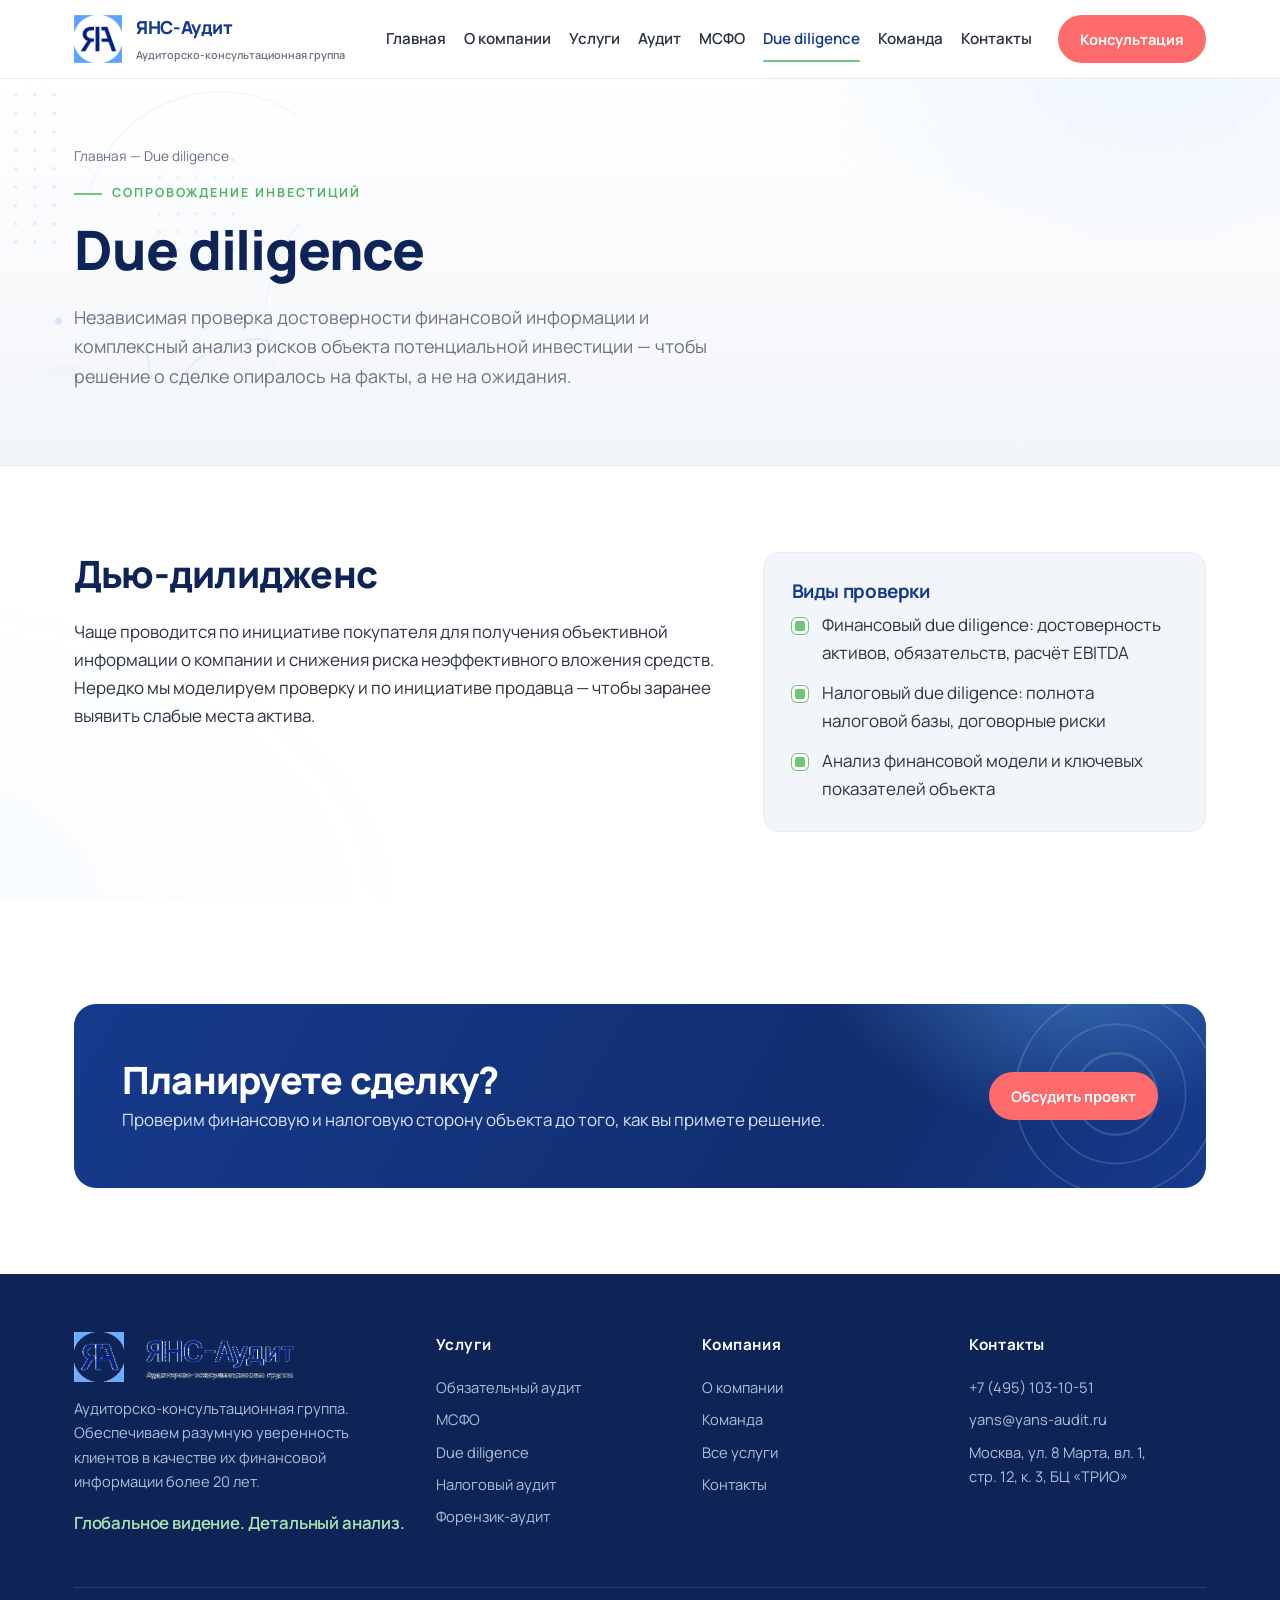
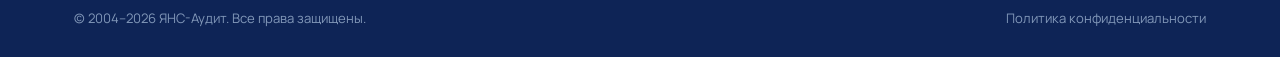
<file: advisory.html>
<!DOCTYPE html>
<html lang="ru">
<head>
<meta charset="UTF-8">
<meta name="viewport" content="width=device-width,initial-scale=1">
<title>Due diligence — ЯНС-Аудит</title>
<meta name="description" content="Финансовый и налоговый due diligence — независимая предынвестиционная экспертиза объекта сделки.">
<link rel="preconnect" href="https://fonts.googleapis.com">
<link rel="preconnect" href="https://fonts.gstatic.com" crossorigin>
<link href="https://fonts.googleapis.com/css2?family=Manrope:wght@400;500;600;700;800&display=swap" rel="stylesheet">
<link rel="icon" type="image/png" sizes="32x32" href="img/favicon-32.png">
<link rel="icon" type="image/png" sizes="64x64" href="img/favicon-64.png">
<link rel="apple-touch-icon" href="img/apple-touch-icon.png">
<link rel="stylesheet" href="style.css">
</head>
<body>
<header class="site-head">
  <div class="wrap nav">
    <a class="brand" href="index.html" aria-label="ЯНС-Аудит, на главную">
      <img class="mark" src="img/logo-mark.png" alt="" aria-hidden="true">
      <span><b>ЯНС-Аудит</b><small>Аудиторско-консультационная группа</small></span>
    </a>
    <nav class="nav-links" id="menu">
      <a href="index.html">Главная</a>
      <a href="about.html">О компании</a>
      <a href="services.html">Услуги</a>
      <a href="audit.html">Аудит</a>
      <a href="msfo.html">МСФО</a>
      <a href="advisory.html" class="active">Due diligence</a>
      <a href="team.html">Команда</a>
      <a href="contacts.html">Контакты</a>
    </nav>
    <a href="contacts.html" class="btn">Консультация</a>
    <button class="burger" aria-label="Меню" onclick="document.getElementById('menu').classList.toggle('open')"><span></span><span></span><span></span></button>
  </div>
</header>
<section class="phero"><div class="wrap">
      <p class="crumb"><a href="index.html">Главная</a> — Due diligence</p>
      <p class="eyebrow">Сопровождение инвестиций</p>
      <h1>Due diligence</h1>
      <p class="lede">Независимая проверка достоверности финансовой информации и комплексный анализ рисков объекта потенциальной инвестиции — чтобы решение о сделке опиралось на факты, а не на ожидания.</p>
    </div></section>
<section class="section" id="dd"><div class="wrap"><div class="svc-detail">
  <div class="reveal">
    <h2>Дью-дилидженс</h2>
    <p>Чаще проводится по инициативе покупателя для получения объективной информации о компании и снижения риска неэффективного вложения средств. Нередко мы моделируем проверку и по инициативе продавца — чтобы заранее выявить слабые места актива.</p>
  </div>
  <div class="aside-card reveal"><h3>Виды проверки</h3><ul class="checks"><li>Финансовый due diligence: достоверность активов, обязательств, расчёт EBITDA</li><li>Налоговый due diligence: полнота налоговой базы, договорные риски</li><li>Анализ финансовой модели и ключевых показателей объекта</li></ul></div>
</div></div></section>

<section class="section"><div class="wrap"><div class="cta-band reveal">
  <svg class="pat" viewBox="0 0 200 200" aria-hidden="true"><g id="patg" transform="translate(100,100)"></g></svg>
  <div><h2>Планируете сделку?</h2><p>Проверим финансовую и налоговую сторону объекта до того, как вы примете решение.</p></div>
  <div style="display:flex;gap:12px;flex-wrap:wrap"><a href="contacts.html" class="btn">Обсудить проект</a></div>
</div></div></section>
<footer class="site-foot">
  <div class="wrap">
    <div class="foot-grid">
      <div class="foot-brand">
        <img class="foot-logo" src="img/logo-main.png" alt="ЯНС-Аудит">
        <b>ЯНС-Аудит</b>
        <p style="margin-top:10px;max-width:34ch">Аудиторско-консультационная группа. Обеспечиваем разумную уверенность клиентов в качестве их финансовой информации более 20 лет.</p>
        <p class="foot-tag script">Глобальное видение. Детальный анализ.</p>
      </div>
      <div>
        <h4>Услуги</h4>
        <a href="audit.html">Обязательный аудит</a>
        <a href="msfo.html">МСФО</a>
        <a href="advisory.html">Due diligence</a>
        <a href="services.html#nalog">Налоговый аудит</a>
        <a href="services.html#forensic">Форензик-аудит</a>
      </div>
      <div>
        <h4>Компания</h4>
        <a href="about.html">О компании</a>
        <a href="team.html">Команда</a>
        <a href="services.html">Все услуги</a>
        <a href="contacts.html">Контакты</a>
      </div>
      <div>
        <h4>Контакты</h4>
        <a href="tel:+74951031051">+7 (495) 103-10-51</a>
        <a href="mailto:yans@yans-audit.ru">yans@yans-audit.ru</a>
        <a href="contacts.html">Москва, ул. 8 Марта, вл. 1,<br>стр. 12, к. 3, БЦ «ТРИО»</a>
      </div>
    </div>
    <div class="foot-bottom">
      <span>© 2004–2026 ЯНС-Аудит. Все права защищены.</span>
      <span>Политика конфиденциальности</span>
    </div>
  </div>
</footer>
<script src="app.js"></script>
</body>
</html>
</file>
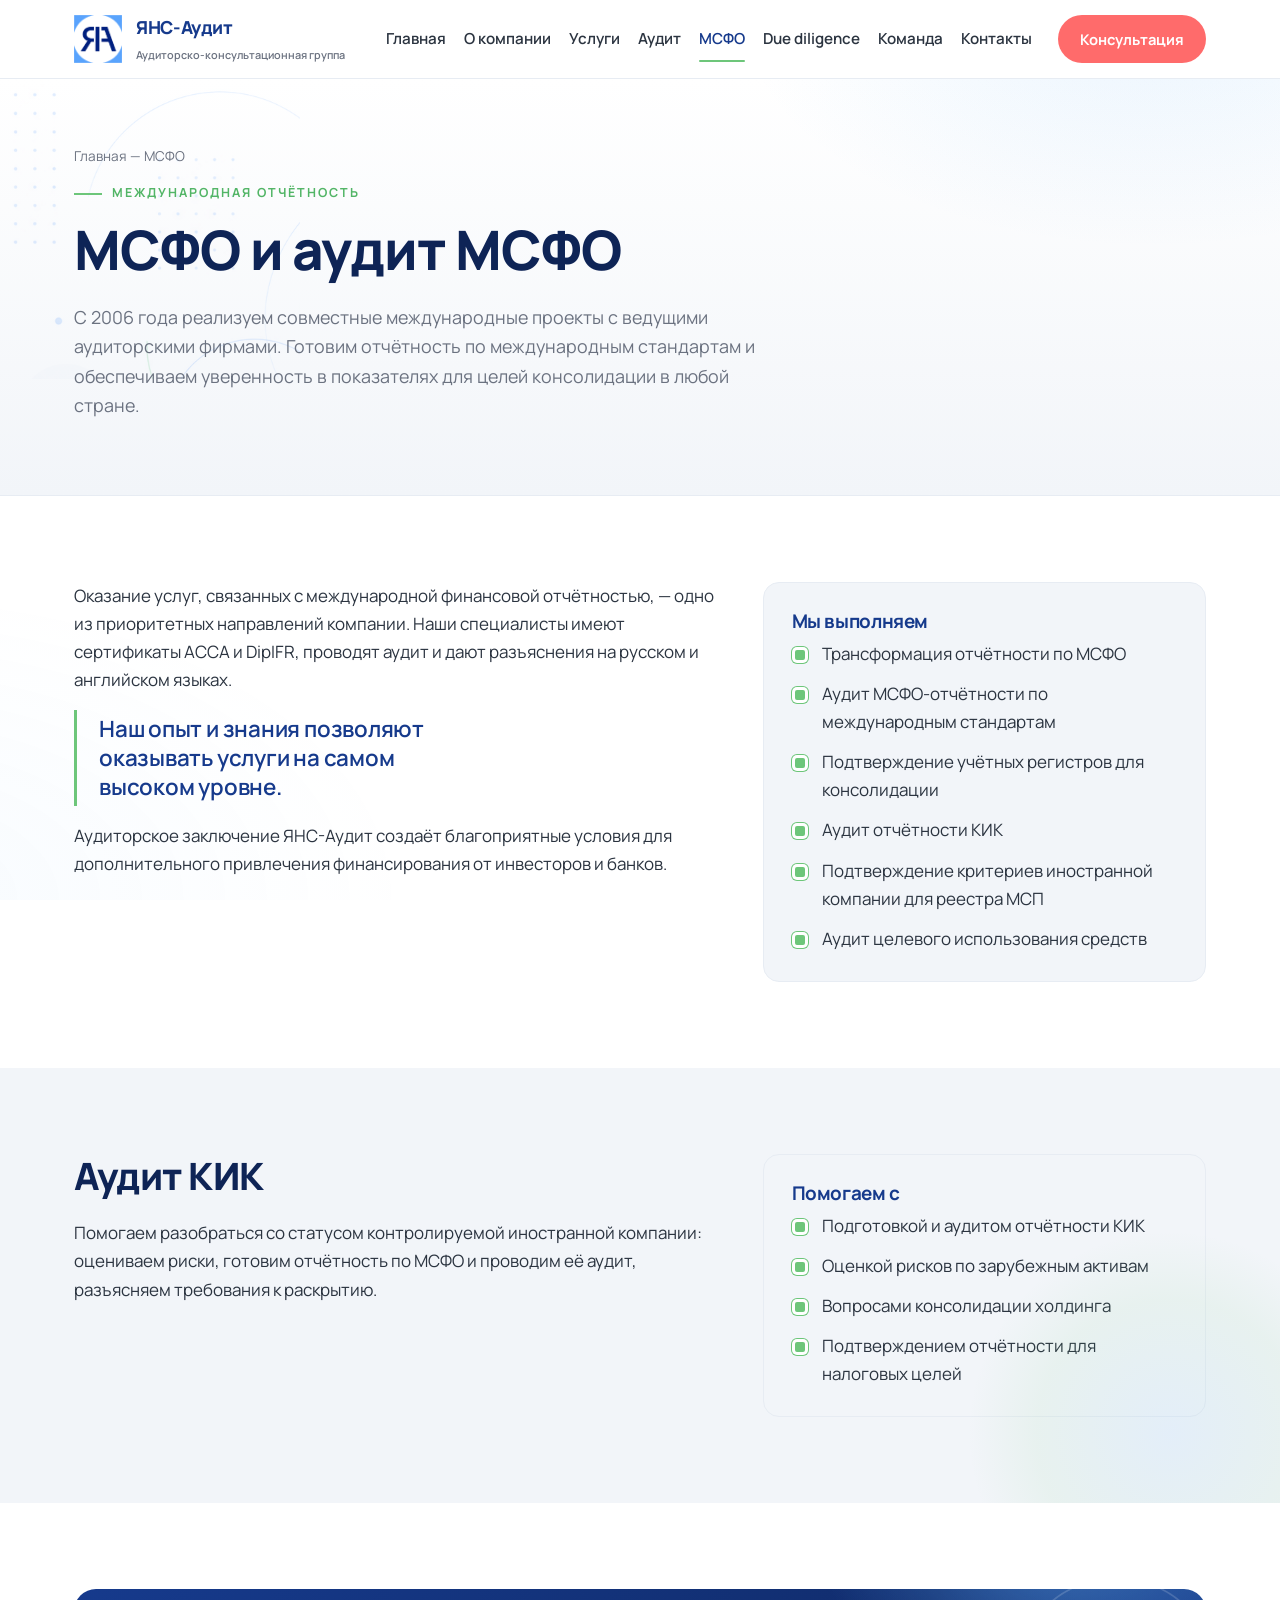
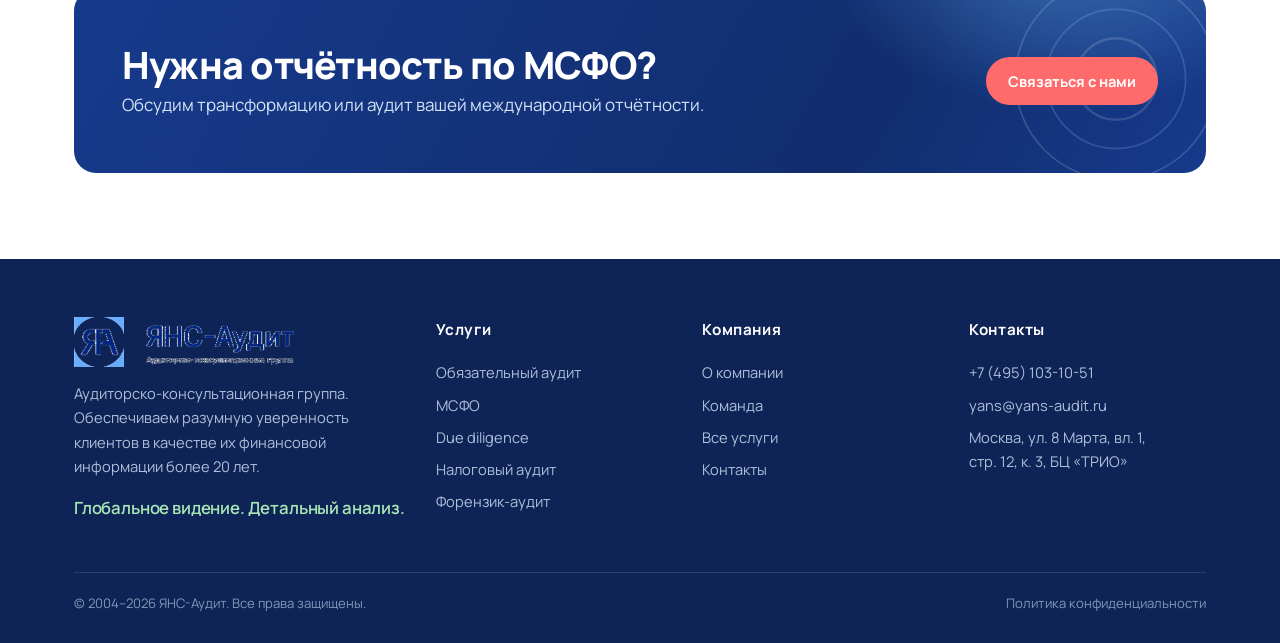
<file: msfo.html>
<!DOCTYPE html>
<html lang="ru">
<head>
<meta charset="UTF-8">
<meta name="viewport" content="width=device-width,initial-scale=1">
<title>МСФО и аудит МСФО — ЯНС-Аудит</title>
<meta name="description" content="Трансформация и аудит МСФО, аудит КИК, подтверждение регистров для консолидации. Специалисты ACCA, DipIFR.">
<link rel="preconnect" href="https://fonts.googleapis.com">
<link rel="preconnect" href="https://fonts.gstatic.com" crossorigin>
<link href="https://fonts.googleapis.com/css2?family=Manrope:wght@400;500;600;700;800&display=swap" rel="stylesheet">
<link rel="icon" type="image/png" sizes="32x32" href="img/favicon-32.png">
<link rel="icon" type="image/png" sizes="64x64" href="img/favicon-64.png">
<link rel="apple-touch-icon" href="img/apple-touch-icon.png">
<link rel="stylesheet" href="style.css">
</head>
<body>
<header class="site-head">
  <div class="wrap nav">
    <a class="brand" href="index.html" aria-label="ЯНС-Аудит, на главную">
      <img class="mark" src="img/logo-mark.png" alt="" aria-hidden="true">
      <span><b>ЯНС-Аудит</b><small>Аудиторско-консультационная группа</small></span>
    </a>
    <nav class="nav-links" id="menu">
      <a href="index.html">Главная</a>
      <a href="about.html">О компании</a>
      <a href="services.html">Услуги</a>
      <a href="audit.html">Аудит</a>
      <a href="msfo.html" class="active">МСФО</a>
      <a href="advisory.html">Due diligence</a>
      <a href="team.html">Команда</a>
      <a href="contacts.html">Контакты</a>
    </nav>
    <a href="contacts.html" class="btn">Консультация</a>
    <button class="burger" aria-label="Меню" onclick="document.getElementById('menu').classList.toggle('open')"><span></span><span></span><span></span></button>
  </div>
</header>
<section class="phero"><div class="wrap">
      <p class="crumb"><a href="index.html">Главная</a> — МСФО</p>
      <p class="eyebrow">Международная отчётность</p>
      <h1>МСФО и аудит МСФО</h1>
      <p class="lede">С 2006 года реализуем совместные международные проекты с ведущими аудиторскими фирмами. Готовим отчётность по международным стандартам и обеспечиваем уверенность в показателях для целей консолидации в любой стране.</p>
    </div></section>
<section class="section"><div class="wrap"><div class="svc-detail">
  <div class="reveal">
    <p>Оказание услуг, связанных с международной финансовой отчётностью, — одно из приоритетных направлений компании. Наши специалисты имеют сертификаты ACCA и DipIFR, проводят аудит и дают разъяснения на русском и английском языках.</p>
    <p class="quote">Наш опыт и знания позволяют оказывать услуги на самом высоком уровне.</p>
    <p>Аудиторское заключение ЯНС-Аудит создаёт благоприятные условия для дополнительного привлечения финансирования от инвесторов и банков.</p>
  </div>
  <div class="aside-card reveal"><h3>Мы выполняем</h3><ul class="checks"><li>Трансформация отчётности по МСФО</li><li>Аудит МСФО-отчётности по международным стандартам</li><li>Подтверждение учётных регистров для консолидации</li><li>Аудит отчётности КИК</li><li>Подтверждение критериев иностранной компании для реестра МСП</li><li>Аудит целевого использования средств</li></ul></div>
</div></div></section>

<section class="section mist"><div class="wrap"><div class="svc-detail">
  <div class="reveal"><h2>Аудит КИК</h2><p>Помогаем разобраться со статусом контролируемой иностранной компании: оцениваем риски, готовим отчётность по МСФО и проводим её аудит, разъясняем требования к раскрытию.</p></div>
  <div class="aside-card reveal"><h3>Помогаем с</h3><ul class="checks"><li>Подготовкой и аудитом отчётности КИК</li><li>Оценкой рисков по зарубежным активам</li><li>Вопросами консолидации холдинга</li><li>Подтверждением отчётности для налоговых целей</li></ul></div>
</div></div></section>

<section class="section"><div class="wrap"><div class="cta-band reveal">
  <svg class="pat" viewBox="0 0 200 200" aria-hidden="true"><g id="patg" transform="translate(100,100)"></g></svg>
  <div><h2>Нужна отчётность по МСФО?</h2><p>Обсудим трансформацию или аудит вашей международной отчётности.</p></div>
  <div style="display:flex;gap:12px;flex-wrap:wrap"><a href="contacts.html" class="btn">Связаться с нами</a></div>
</div></div></section>
<footer class="site-foot">
  <div class="wrap">
    <div class="foot-grid">
      <div class="foot-brand">
        <img class="foot-logo" src="img/logo-main.png" alt="ЯНС-Аудит">
        <b>ЯНС-Аудит</b>
        <p style="margin-top:10px;max-width:34ch">Аудиторско-консультационная группа. Обеспечиваем разумную уверенность клиентов в качестве их финансовой информации более 20 лет.</p>
        <p class="foot-tag script">Глобальное видение. Детальный анализ.</p>
      </div>
      <div>
        <h4>Услуги</h4>
        <a href="audit.html">Обязательный аудит</a>
        <a href="msfo.html">МСФО</a>
        <a href="advisory.html">Due diligence</a>
        <a href="services.html#nalog">Налоговый аудит</a>
        <a href="services.html#forensic">Форензик-аудит</a>
      </div>
      <div>
        <h4>Компания</h4>
        <a href="about.html">О компании</a>
        <a href="team.html">Команда</a>
        <a href="services.html">Все услуги</a>
        <a href="contacts.html">Контакты</a>
      </div>
      <div>
        <h4>Контакты</h4>
        <a href="tel:+74951031051">+7 (495) 103-10-51</a>
        <a href="mailto:yans@yans-audit.ru">yans@yans-audit.ru</a>
        <a href="contacts.html">Москва, ул. 8 Марта, вл. 1,<br>стр. 12, к. 3, БЦ «ТРИО»</a>
      </div>
    </div>
    <div class="foot-bottom">
      <span>© 2004–2026 ЯНС-Аудит. Все права защищены.</span>
      <span>Политика конфиденциальности</span>
    </div>
  </div>
</footer>
<script src="app.js"></script>
</body>
</html>
</file>
<file: style.css>
/* ЯНС-Аудит — корпоративный стиль «Air & Trust» (вариант 1) */
:root{
  --navy:#163A8C;        /* основной синий */
  --navy-700:#112d6e;
  --navy-900:#0e2456;
  --blue:#63B1F7;        /* светло-синий акцент */
  --green:#6DC67A;       /* зелёный акцент */
  --green-600:#52b566;
  --coral:#FF6B6B;       /* коралловый — основное действие */
  --coral-600:#f2575a;
  --ink:#2b3440;
  --slate:#6B7280;
  --line:#e7ecf3;
  --paper:#ffffff;
  --mist:#F2F5F9;        /* светлый фон секций */
  --mist-2:#e9eff6;
  --maxw:1180px;
  --r:16px;
  --shadow:0 22px 60px -32px rgba(22,58,140,.32);
}
*{box-sizing:border-box}
html{scroll-behavior:smooth}
body{
  margin:0;
  font-family:"Manrope","Segoe UI",system-ui,-apple-system,Arial,sans-serif;
  color:var(--ink);
  background:var(--paper);
  line-height:1.65;
  font-size:17px;
  -webkit-font-smoothing:antialiased;
}
.wrap{max-width:var(--maxw);margin:0 auto;padding:0 24px}
a{color:var(--navy);text-decoration:none}
h1,h2,h3{font-family:"Manrope",system-ui,sans-serif;line-height:1.15;color:var(--navy-900);font-weight:800;letter-spacing:-.02em}
h1{font-size:clamp(2.1rem,4.6vw,3.4rem);margin:0 0 .4em}
h2{font-size:clamp(1.55rem,3vw,2.35rem);margin:0 0 .6em}
h3{font-size:1.18rem;margin:0 0 .4em;font-weight:700}
p{margin:0 0 1rem}
.eyebrow{
  font-family:"Manrope",sans-serif;font-weight:700;font-size:.78rem;letter-spacing:.16em;
  text-transform:uppercase;color:var(--green-600);margin:0 0 .9rem;display:flex;align-items:center;gap:.6rem
}
.eyebrow::before{content:"";width:28px;height:2px;background:var(--green);display:inline-block}
.script{font-family:"Manrope",sans-serif;font-style:normal}

/* ---------- header ---------- */
.site-head{position:sticky;top:0;z-index:50;background:rgba(255,255,255,.9);backdrop-filter:blur(12px);border-bottom:1px solid var(--line)}
.nav{display:flex;align-items:center;gap:26px;height:78px}
.brand{display:flex;align-items:center;gap:12px;margin-right:auto}
.brand .mark{width:42px;height:42px;flex:none}
.brand b{font-family:"Manrope",sans-serif;font-weight:800;color:var(--navy);font-size:1.2rem;letter-spacing:-.02em;line-height:1}
.brand small{display:block;font-size:.6rem;letter-spacing:.13em;text-transform:uppercase;color:var(--slate);font-weight:600;margin-top:3px}
.nav-links{display:flex;gap:18px;align-items:center}
.nav-links a{font-size:.95rem;font-weight:600;color:var(--ink);padding:6px 0;position:relative;white-space:nowrap}
.nav-links a:hover{color:var(--navy)}
.nav-links a.active{color:var(--navy)}
.nav-links a.active::after{content:"";position:absolute;left:0;right:0;bottom:-4px;height:2px;background:var(--green);border-radius:2px}
.btn{display:inline-flex;align-items:center;gap:8px;background:var(--coral);color:#fff;font-weight:700;
  padding:12px 22px;border-radius:999px;font-size:.92rem;border:0;cursor:pointer;transition:.18s;font-family:"Manrope",sans-serif}
.btn:hover{background:var(--coral-600);transform:translateY(-1px);box-shadow:0 10px 24px -12px rgba(255,107,107,.7)}
.btn.ghost{background:transparent;color:var(--navy);border:1.5px solid var(--line);box-shadow:none}
.btn.ghost:hover{border-color:var(--navy);background:#fff}
.btn.navy{background:var(--navy)}
.btn.navy:hover{background:var(--navy-700)}
.burger{display:none;background:none;border:0;cursor:pointer;padding:6px}
.burger span{display:block;width:24px;height:2px;background:var(--navy);margin:5px 0;border-radius:2px}

/* ---------- hero ---------- */
.hero{position:relative;overflow:hidden;background:
  radial-gradient(900px 520px at 86% -12%, rgba(99,177,247,.16), transparent 60%),
  radial-gradient(720px 520px at 6% 116%, rgba(109,198,122,.12), transparent 60%),
  linear-gradient(180deg,#fff 0%,var(--mist) 100%)}
.hero-grid{display:grid;grid-template-columns:1.08fr .92fr;gap:44px;align-items:center;padding:78px 0 86px}
.hero h1 span{color:var(--green)}
.hero .lede{font-size:1.2rem;color:var(--slate);max-width:40ch;margin-bottom:1.9rem}
.hero-cta{display:flex;gap:14px;flex-wrap:wrap;align-items:center}
.hero-art{position:relative;display:flex;justify-content:center;align-items:center;min-height:400px}
.hero-art::before{content:"";position:absolute;width:130px;height:130px;border-radius:50%;background:radial-gradient(circle at 38% 32%,#9fd0ff,#6DC67A);opacity:.5;right:-6px;top:6px;z-index:0;filter:blur(2px)}
.hero-illu{position:relative;z-index:1;width:100%;max-width:560px;height:auto;display:block;filter:drop-shadow(0 26px 44px rgba(22,58,140,.14))}
.hero-dots{position:absolute;left:0;bottom:20px;width:88px;height:88px;z-index:0}

/* metric strip */
.metrics{display:grid;grid-template-columns:repeat(4,1fr);gap:0;border-top:1px solid var(--line);background:#fff}
.metric{padding:32px 24px;text-align:center;border-right:1px solid var(--line)}
.metric:last-child{border-right:0}
.metric .n{font-family:"Manrope",sans-serif;font-weight:800;font-size:2.4rem;color:var(--navy);line-height:1}
.metric .l{font-size:.86rem;color:var(--slate);margin-top:6px}

/* ---------- generic section ---------- */
.section{padding:86px 0}
.section.mist{background:var(--mist)}
.section.navy{background:var(--navy);color:#dbe6f6}
.section.navy h2,.section.navy h3{color:#fff}
.section.navy .eyebrow{color:#a9e6b6}
.lead-row{display:grid;grid-template-columns:1fr 1fr;gap:48px;align-items:start}
@media(max-width:860px){.lead-row{grid-template-columns:1fr;gap:20px}}

/* service cards */
.cards{display:grid;grid-template-columns:repeat(3,1fr);gap:22px}
.card{background:#fff;border:1px solid var(--line);border-radius:var(--r);padding:30px 26px;transition:.2s;display:flex;flex-direction:column}
.card:hover{transform:translateY(-4px);box-shadow:var(--shadow);border-color:transparent}
.card .ic{width:56px;height:56px;margin-bottom:18px;background:#eaf3fe;border-radius:50%;padding:12px}
.card h3{margin-bottom:.5rem}
.card p{font-size:.96rem;color:var(--slate);margin-bottom:1rem}
.card .more{margin-top:auto;font-weight:700;font-size:.9rem;color:var(--coral);display:inline-flex;gap:6px;align-items:center;font-family:"Manrope",sans-serif}
.card:hover .more{gap:10px;color:var(--coral-600)}

/* feature list with checks */
.checks{list-style:none;padding:0;margin:0;display:grid;gap:12px}
.checks li{position:relative;padding-left:30px;color:var(--ink)}
.checks li::before{content:"";position:absolute;left:0;top:7px;width:16px;height:16px;border-radius:5px;
  background:var(--green);box-shadow:inset 0 0 0 3px #fff,0 0 0 1px var(--green)}

/* quote block */
.quote{border-left:3px solid var(--green);padding:4px 0 4px 22px;font-family:"Manrope",sans-serif;font-weight:600;
  font-size:1.4rem;color:var(--navy);line-height:1.3;max-width:28ch;letter-spacing:-.01em}
.quote em{color:var(--green-600);font-style:normal}

/* logos strip */
.logos{display:flex;flex-wrap:wrap;gap:14px 18px;align-items:center}
.logo-chip{background:#fff;border:1px solid var(--line);border-radius:12px;padding:14px 20px;font-weight:700;color:var(--navy-900);font-size:.95rem;transition:.18s}
.logo-chip:hover{border-color:var(--blue);color:var(--navy)}

/* why-grid */
.why{display:grid;grid-template-columns:repeat(4,1fr);gap:18px}
.why .item{background:#fff;border:1px solid var(--line);border-radius:var(--r);padding:26px}
.why .item .big{font-family:"Manrope",sans-serif;font-weight:800;color:var(--navy);font-size:1.95rem;line-height:1}
.why .item p{margin:.5rem 0 0;font-size:.92rem;color:var(--slate)}

/* CTA band */
.cta-band{background:
  radial-gradient(420px 300px at 88% -30%, rgba(99,177,247,.5), transparent 60%),
  linear-gradient(120deg,var(--navy) 0%,var(--navy-700) 70%,#163a8c 100%);
  color:#fff;border-radius:22px;
  padding:54px 48px;display:grid;grid-template-columns:1.4fr auto;gap:30px;align-items:center;position:relative;overflow:hidden}
.cta-band h2{color:#fff;margin-bottom:.3rem}
.cta-band p{color:#d4e3f7;margin:0}
.cta-band .pat{position:absolute;right:-30px;top:-30px;width:240px;pointer-events:none}
.cta-band>div{position:relative;z-index:1}

/* page hero (inner pages) */
.phero{position:relative;overflow:hidden;background:
  radial-gradient(700px 420px at 90% -20%, rgba(99,177,247,.14), transparent 60%),
  linear-gradient(180deg,#fff,var(--mist));border-bottom:1px solid var(--line);padding:66px 0 58px}
.phero .crumb{font-size:.85rem;color:var(--slate);margin-bottom:1rem}
.phero .crumb a{color:var(--slate)}
.phero p.lede{font-size:1.12rem;color:var(--slate);max-width:62ch;margin-top:.4rem}

/* two-col service detail */
.svc-detail{display:grid;grid-template-columns:1.3fr .9fr;gap:48px;align-items:start}
@media(max-width:860px){.svc-detail{grid-template-columns:1fr}}
.aside-card{background:var(--mist);border:1px solid var(--line);border-radius:var(--r);padding:28px}
.aside-card h3{color:var(--navy)}

/* team */
.team{display:grid;grid-template-columns:repeat(3,1fr);gap:22px}
.member{background:#fff;border:1px solid var(--line);border-radius:var(--r);overflow:hidden;transition:.2s}
.member:hover{transform:translateY(-4px);box-shadow:var(--shadow);border-color:transparent}
.member .photo{width:100%;aspect-ratio:1/1;object-fit:cover;display:block;background:var(--mist-2)}
.member .body{padding:22px 24px}
.member .role{color:var(--green-600);font-weight:700;font-size:.85rem;font-family:"Manrope",sans-serif}
.member h3{margin:.3rem 0;font-size:1.1rem}
.member p{font-size:.9rem;color:var(--slate);margin:.4rem 0 0}
.member .quals{list-style:none;padding:0;margin:.7rem 0 0;display:flex;flex-wrap:wrap;gap:6px}
.member .quals li{font-size:.72rem;font-weight:600;color:var(--navy);background:var(--mist);border:1px solid var(--line);border-radius:999px;padding:3px 9px;font-family:"Manrope",sans-serif}

/* contacts */
.contact-grid{display:grid;grid-template-columns:1fr 1fr;gap:40px}
@media(max-width:860px){.contact-grid{grid-template-columns:1fr}}
.cinfo{display:grid;gap:22px}
.cinfo .row{display:flex;gap:16px;align-items:flex-start}
.cinfo .row .ic{width:42px;height:42px;flex:none;background:var(--mist);border-radius:12px;display:flex;align-items:center;justify-content:center}
.cinfo .row b{display:block;color:var(--navy-900);font-family:"Manrope",sans-serif}
.form{background:var(--mist);border:1px solid var(--line);border-radius:var(--r);padding:30px}
.form label{display:block;font-size:.85rem;font-weight:600;color:var(--slate);margin:0 0 6px}
.form input,.form textarea{width:100%;padding:12px 14px;border:1px solid var(--line);border-radius:10px;font:inherit;margin-bottom:16px;background:#fff}
.form input:focus,.form textarea:focus{outline:2px solid var(--blue);border-color:transparent}
.note{font-size:.78rem;color:var(--slate)}

/* footer */
.site-foot{background:var(--navy-900);color:#aebfd9;padding:58px 0 28px;font-size:.92rem}
.foot-grid{display:grid;grid-template-columns:1.4fr 1fr 1fr 1fr;gap:30px;margin-bottom:34px}
.site-foot h4{color:#fff;font-family:"Manrope",sans-serif;font-size:.95rem;margin:0 0 14px;letter-spacing:.04em}
.site-foot a{color:#aebfd9;display:block;padding:4px 0}
.site-foot a:hover{color:#fff}
.foot-brand b{color:#fff;font-size:1.2rem;font-family:"Manrope",sans-serif}
.foot-tag{font-family:"Manrope",sans-serif;font-weight:600;color:#a9e6b6;font-size:1.05rem;margin-top:12px;letter-spacing:-.01em}
.foot-bottom{border-top:1px solid rgba(255,255,255,.12);padding-top:20px;display:flex;justify-content:space-between;gap:16px;flex-wrap:wrap;font-size:.82rem;color:#8197b8}

/* reveal animation */
.reveal{opacity:0;transform:translateY(18px);transition:opacity .6s ease,transform .6s ease}
.reveal.in{opacity:1;transform:none}
@media(prefers-reduced-motion:reduce){.reveal{opacity:1;transform:none;transition:none}html{scroll-behavior:auto}}

/* responsive */
@media(max-width:980px){.cards,.why,.team{grid-template-columns:repeat(2,1fr)}.metrics{grid-template-columns:repeat(2,1fr)}.metric:nth-child(2){border-right:0}.metric{border-bottom:1px solid var(--line)}}
@media(max-width:1100px){
  .nav-links{position:fixed;inset:78px 0 auto 0;background:#fff;flex-direction:column;gap:0;padding:10px 24px 24px;border-bottom:1px solid var(--line);display:none;text-align:center}
  .nav-links.open{display:flex}
  .nav-links a{padding:14px 0;border-bottom:1px solid var(--line);width:100%;white-space:normal}
  .nav-links a.active::after{display:none}
  .burger{display:block}
}
@media(max-width:860px){
  .hero-grid{grid-template-columns:1fr;padding:50px 0 58px}
  .hero-art{min-height:280px;order:-1}
  .hero-rings{max-width:320px}
  .cta-band{grid-template-columns:1fr;padding:38px 28px;text-align:center;justify-items:center}
  .foot-grid{grid-template-columns:1fr 1fr}
}
@media(max-width:560px){.cards,.why,.team,.foot-grid{grid-template-columns:1fr}}

/* ---------- фирменный декоративный мотив (дуги + точки в углу) ---------- */
.hero,.phero{position:relative}
.hero::after,.phero::after{content:"";position:absolute;top:0;right:0;width:300px;height:300px;max-width:46%;
  background:url("img/decor-arc.svg") top right/contain no-repeat;pointer-events:none;z-index:0;opacity:.95}
.hero-grid,.hero .metrics,.phero>.wrap{position:relative;z-index:1}
@media(max-width:560px){.hero::after,.phero::after{width:180px;height:180px;opacity:.55}}


/* --- visual refresh integration --- */
body::before{content:"";position:fixed;inset:0;pointer-events:none;z-index:-1;
  background:radial-gradient(900px 520px at -10% 100%, rgba(99,177,247,.05), transparent 60%),
             radial-gradient(720px 420px at 110% 0%, rgba(109,198,122,.05), transparent 55%);}
.brand{gap:14px}
.brand .mark{width:48px;height:48px;object-fit:contain;display:block}
.brand b{font-size:1.12rem}
.brand small{font-size:.68rem;letter-spacing:0;text-transform:none;color:var(--slate);font-weight:600;margin-top:4px}
.hero::after,.phero::after{content:"";position:absolute;inset:0;pointer-events:none;opacity:.28;
  background:url("img/pattern-bg.png") center/900px auto no-repeat;mix-blend-mode:multiply}
.hero-grid,.phero .wrap{position:relative;z-index:1}
.hero-art{min-height:0}
.hero-illu{max-width:620px;border-radius:28px;background:#fff;box-shadow:0 32px 80px -36px rgba(22,58,140,.34)}
.hero-art::after{content:"";position:absolute;inset:auto auto -18px -18px;width:180px;height:180px;border-radius:50%;
  background:radial-gradient(circle at 30% 30%, rgba(109,198,122,.42), rgba(99,177,247,.18) 70%, transparent 72%);filter:blur(3px);z-index:0}
.section.mist{position:relative;overflow:hidden}
.section.mist::after{content:"";position:absolute;right:-100px;bottom:-140px;width:420px;height:420px;border-radius:50%;
  background:radial-gradient(circle at center, rgba(99,177,247,.10), rgba(109,198,122,.08) 45%, transparent 68%);pointer-events:none}
.site-foot{position:relative;overflow:hidden}
.foot-logo{display:block;width:220px;max-width:100%;height:auto;margin-bottom:14px}
.foot-brand b{display:none}
@media (max-width:1100px){
  .brand .mark{width:42px;height:42px}
  .brand b{font-size:1rem}
  .brand small{font-size:.62rem}
}
@media (max-width:980px){
  .hero::after,.phero::after{background-size:720px auto;opacity:.22}
}
@media (max-width:640px){
  .hero-illu{border-radius:22px}
  .foot-logo{width:180px}
}
</file>
